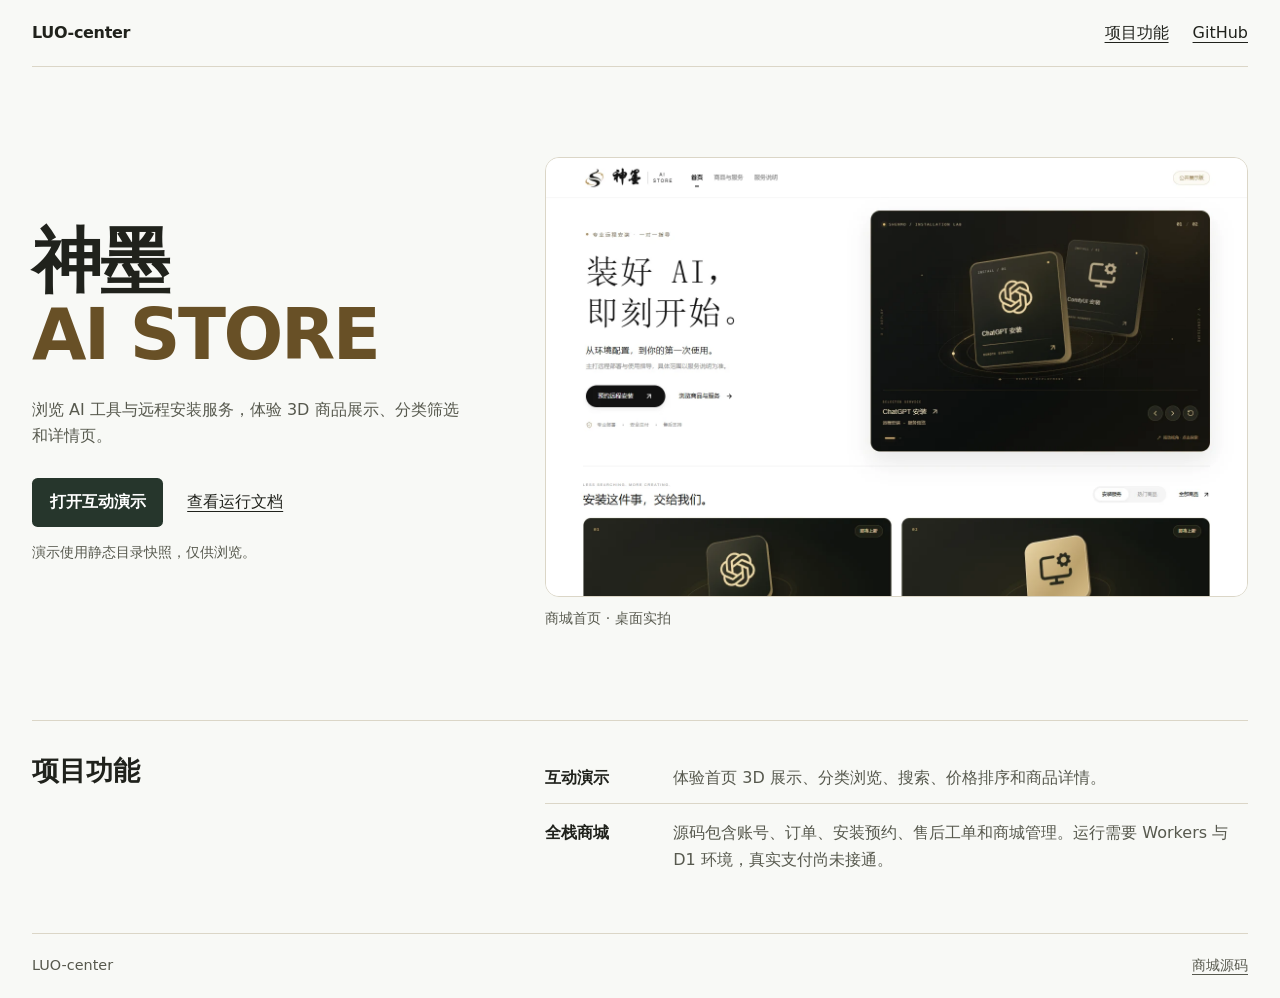
<file: docs/index.html>
<!doctype html>
<html lang="zh-CN">
<head>
  <meta charset="utf-8">
  <meta name="viewport" content="width=device-width, initial-scale=1">
  <meta name="description" content="LUO-center 的神墨 AI STORE 项目展示。体验商品目录与安装服务的交互演示，查看全栈源码和运行文档。">
  <meta name="theme-color" content="#f8f9f6">
  <title>LUO-center · 神墨 AI STORE</title>
  <link rel="stylesheet" href="./assets/site.css">
</head>
<body>
  <a class="skip-link" href="#main">跳到主要内容</a>
  <header class="site-header wrap">
    <a class="wordmark" href="./">LUO-center</a>
    <nav aria-label="项目导航">
      <a href="#features">项目功能</a>
      <a href="https://github.com/luocenter306-alt/LUO-center">GitHub</a>
    </nav>
  </header>

  <main id="main" class="wrap">
    <section class="hero" aria-labelledby="title">
      <div class="hero-copy">
        <h1 id="title">神墨 <span>AI STORE</span></h1>
        <p>浏览 AI 工具与远程安装服务，体验 3D 商品展示、分类筛选和详情页。</p>
        <div class="actions">
          <a class="primary" href="./shenmo.html">打开互动演示</a>
          <a href="https://github.com/luocenter306-alt/LUO-center#readme">查看运行文档</a>
        </div>
        <p class="availability">演示使用静态目录快照，仅供浏览。</p>
      </div>
      <figure>
        <a href="./shenmo.html" aria-label="从首页预览打开神墨 AI STORE 演示">
          <img src="./assets/previews/shenmo-home.webp" width="1440" height="900" alt="神墨 AI STORE 桌面首页，展示远程安装服务和可交互的 3D 商品模型">
        </a>
        <figcaption>商城首页 · 桌面实拍</figcaption>
      </figure>
    </section>

    <section class="features" id="features" aria-labelledby="features-title">
      <h2 id="features-title">项目功能</h2>
      <dl>
        <div>
          <dt>互动演示</dt>
          <dd>体验首页 3D 展示、分类浏览、搜索、价格排序和商品详情。</dd>
        </div>
        <div>
          <dt>全栈商城</dt>
          <dd>源码包含账号、订单、安装预约、售后工单和商城管理。运行需要 Workers 与 D1 环境，真实支付尚未接通。</dd>
        </div>
      </dl>
    </section>
  </main>

  <footer class="site-footer wrap">
    <span>LUO-center</span>
    <a href="https://github.com/luocenter306-alt/LUO-center/tree/main/shenmo/store">商城源码</a>
  </footer>
</body>
</html>
</file>
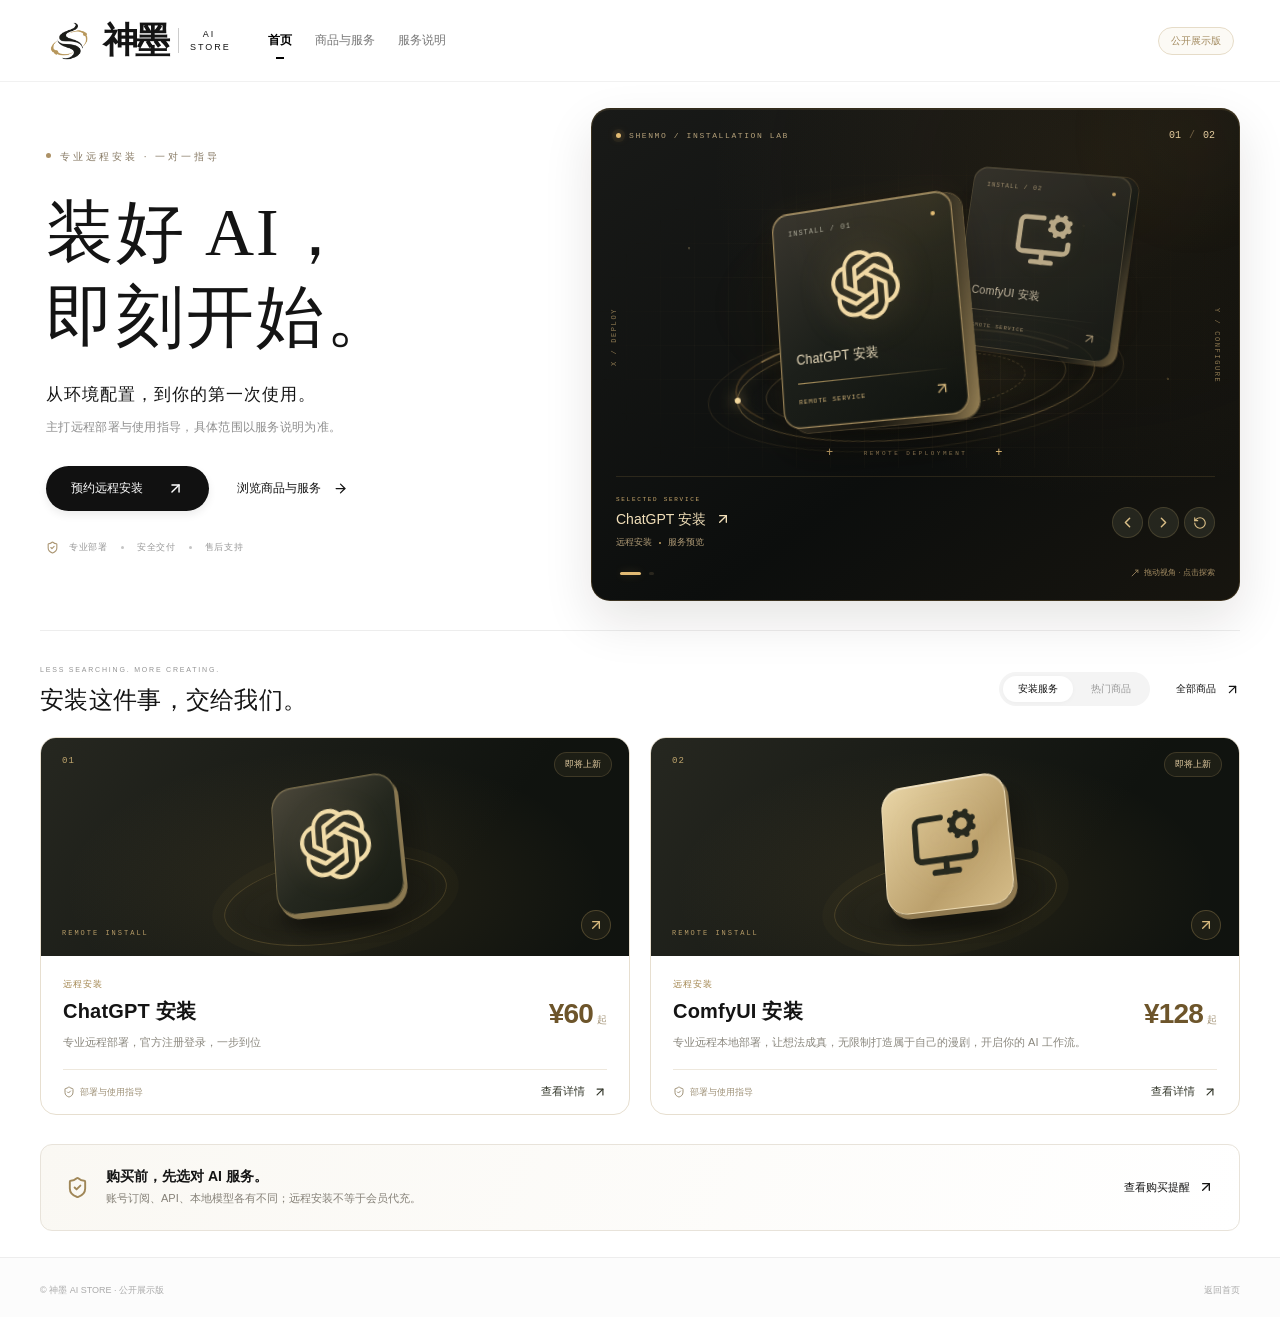
<file: shenmo/index.html>
<!doctype html>
<html lang="zh-CN">
<head>
  <meta charset="utf-8">
  <meta name="viewport" content="width=device-width, initial-scale=1">
  <meta http-equiv="refresh" content="0; url=../docs/shenmo.html">
  <title>神墨 AI STORE · 展示入口</title>
</head>
<body>
  <main>
    <h1>神墨 AI STORE</h1>
    <p><a href="../docs/shenmo.html">打开离线展示页</a></p>
    <p>单独下载时，请使用仓库中的 <code>docs/shenmo.html</code>。</p>
  </main>
</body>
</html>
</file>
<file: docs/assets/site.css>
:root {
  color-scheme: light;
  --paper: #f8f9f6;
  --ink: #20221c;
  --muted: #57594e;
  --line: #dbd6c7;
  --accent: #685026;
  --action: #26362c;
  background: var(--paper);
  color: var(--ink);
  font: 16px / 1.65 system-ui, "Microsoft YaHei", sans-serif;
}

* { box-sizing: border-box; }
body { margin: 0; }
::selection { background: #e3d4b2; color: var(--ink); }
a { color: inherit; text-underline-offset: 0.28em; }
a:hover { color: var(--accent); }
a:focus-visible { outline: 2px solid var(--accent); outline-offset: 5px; }
h1, h2, p, figure, dl, dd { margin: 0; }

.wrap { width: min(100% - 3rem, 76rem); margin-inline: auto; }

.skip-link {
  position: absolute;
  z-index: 1;
  inset: 1rem auto auto 1rem;
  padding: 0.5rem 1rem;
  background: var(--paper);
  transform: translateY(-200%);
}

.skip-link:focus { transform: none; }

.site-header, .site-footer {
  display: flex;
  align-items: center;
  justify-content: space-between;
  gap: 1rem 2rem;
  flex-wrap: wrap;
  padding-block: 1.25rem;
}

.site-header { border-bottom: 1px solid var(--line); }
.wordmark { font-weight: 750; letter-spacing: -0.02em; text-decoration: none; }
.site-header nav { display: flex; flex-wrap: wrap; gap: 0.5rem 1.5rem; }

.hero {
  display: grid;
  grid-template-columns: minmax(0, 0.78fr) minmax(0, 1.22fr);
  align-items: center;
  gap: clamp(2rem, 5vw, 5rem);
  padding-block: clamp(2.5rem, 7vw, 6.5rem);
}

.hero h1 {
  font-size: clamp(3rem, 5.5vw, 5.5rem);
  font-weight: 750;
  letter-spacing: -0.035em;
  line-height: 1.06;
}

.hero h1 span { display: block; color: var(--accent); }
.hero-copy > p { max-width: 42ch; margin-top: 1.5rem; color: var(--muted); }
.actions { display: flex; align-items: center; flex-wrap: wrap; gap: 0.75rem 1.5rem; margin-top: 1.75rem; }
.primary { padding: 0.7rem 1.1rem; border-radius: 0.35rem; background: var(--action); color: white; font-weight: 650; text-decoration: none; }
.primary:hover { background: #354c3e; color: white; }
.hero-copy .availability { margin-top: 0.875rem; font-size: 0.875rem; }

.hero figure > a { display: block; border: 1px solid var(--line); border-radius: 0.875rem; overflow: hidden; background: white; }
.hero figure img { display: block; width: 100%; height: auto; }
figcaption { margin-top: 0.65rem; color: var(--muted); font-size: 0.875rem; }

.features {
  display: grid;
  grid-template-columns: minmax(0, 0.78fr) minmax(0, 1.22fr);
  gap: 1.25rem clamp(2rem, 5vw, 5rem);
  padding-block: 2rem 3rem;
  border-block: 1px solid var(--line);
}

.features h2 { font-size: 1.7rem; line-height: 1.3; }
.features dl > div { display: grid; grid-template-columns: 7rem 1fr; gap: 0.25rem 1rem; padding-block: 0.75rem; }
.features dl > div + div { border-top: 1px solid var(--line); padding-top: 1rem; }
.features dt { font-weight: 700; }
.features dd { color: var(--muted); }
.site-footer { color: var(--muted); font-size: 0.9rem; }

@media (max-width: 48rem) {
  .hero, .features { grid-template-columns: 1fr; }
}

@media (max-width: 30rem) {
  .wrap { width: calc(100% - 2rem); }
  .features dl > div { grid-template-columns: 1fr; }
}
</file>
